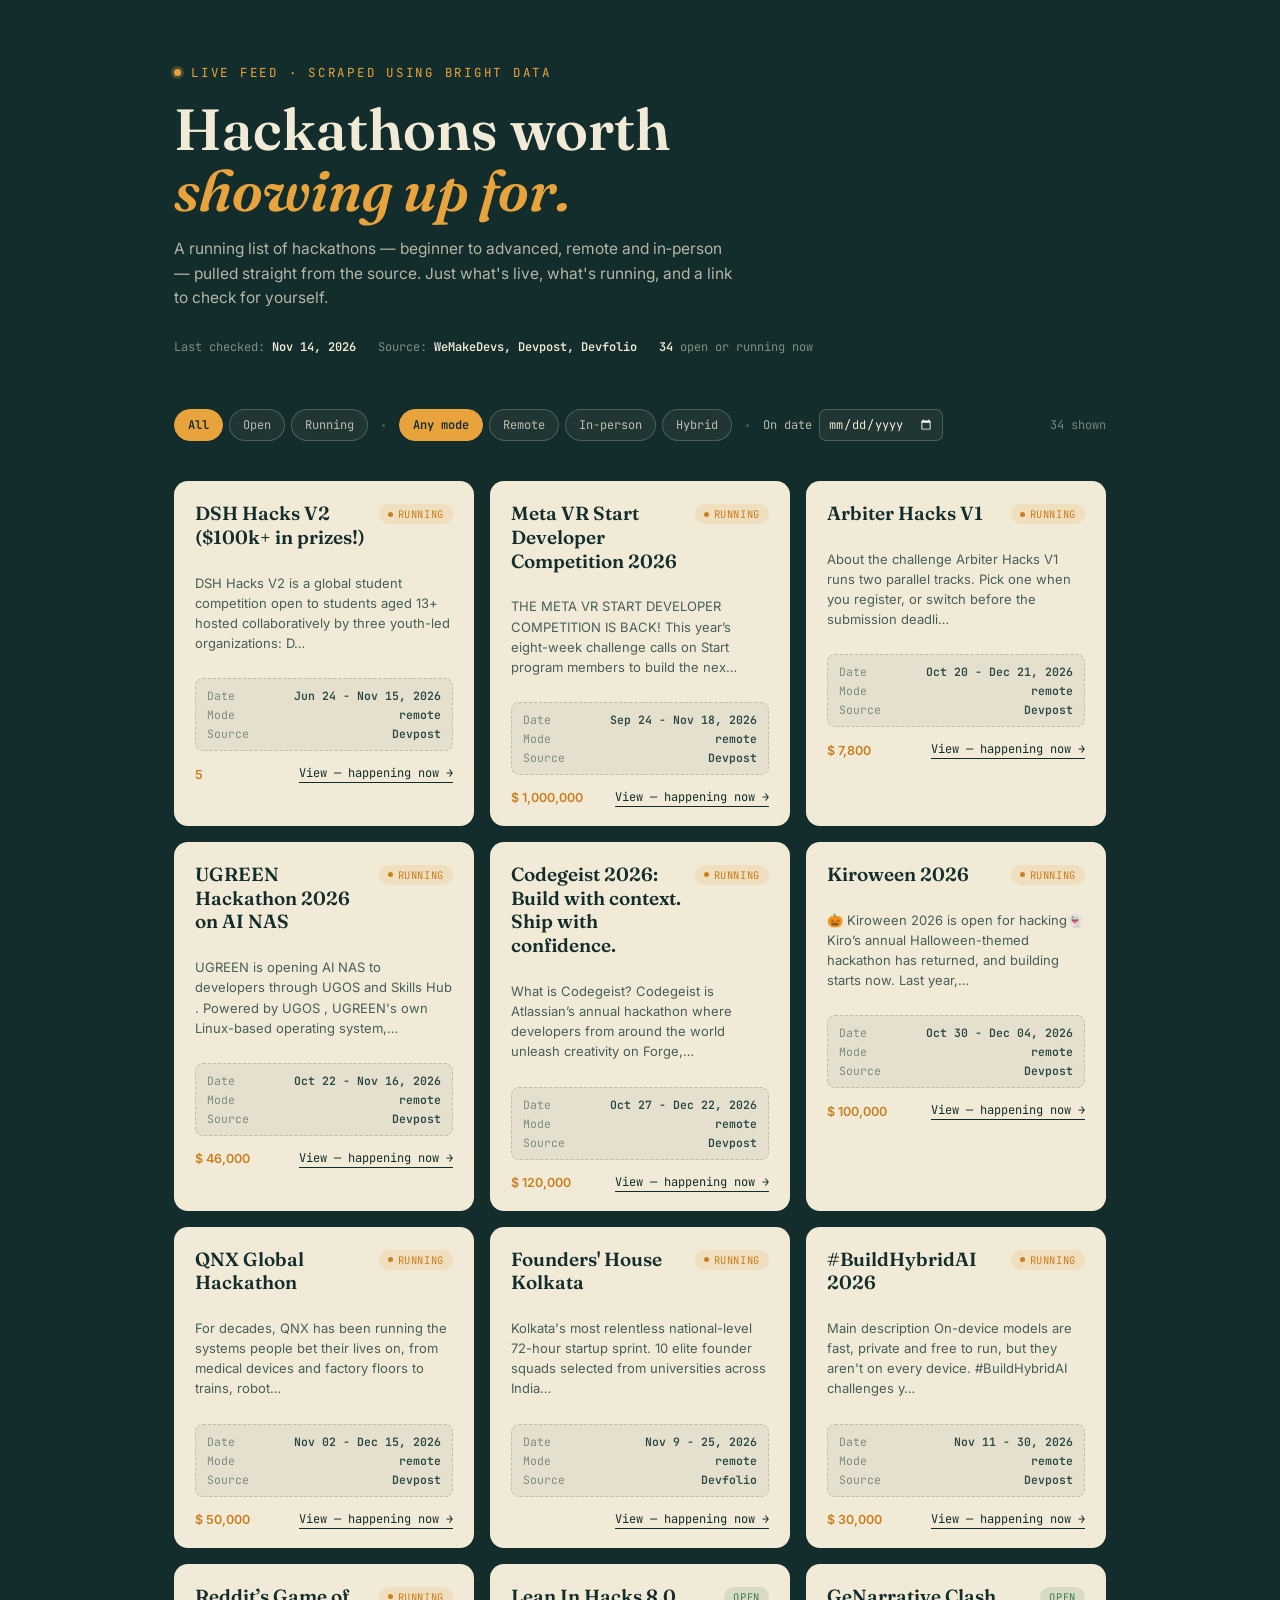
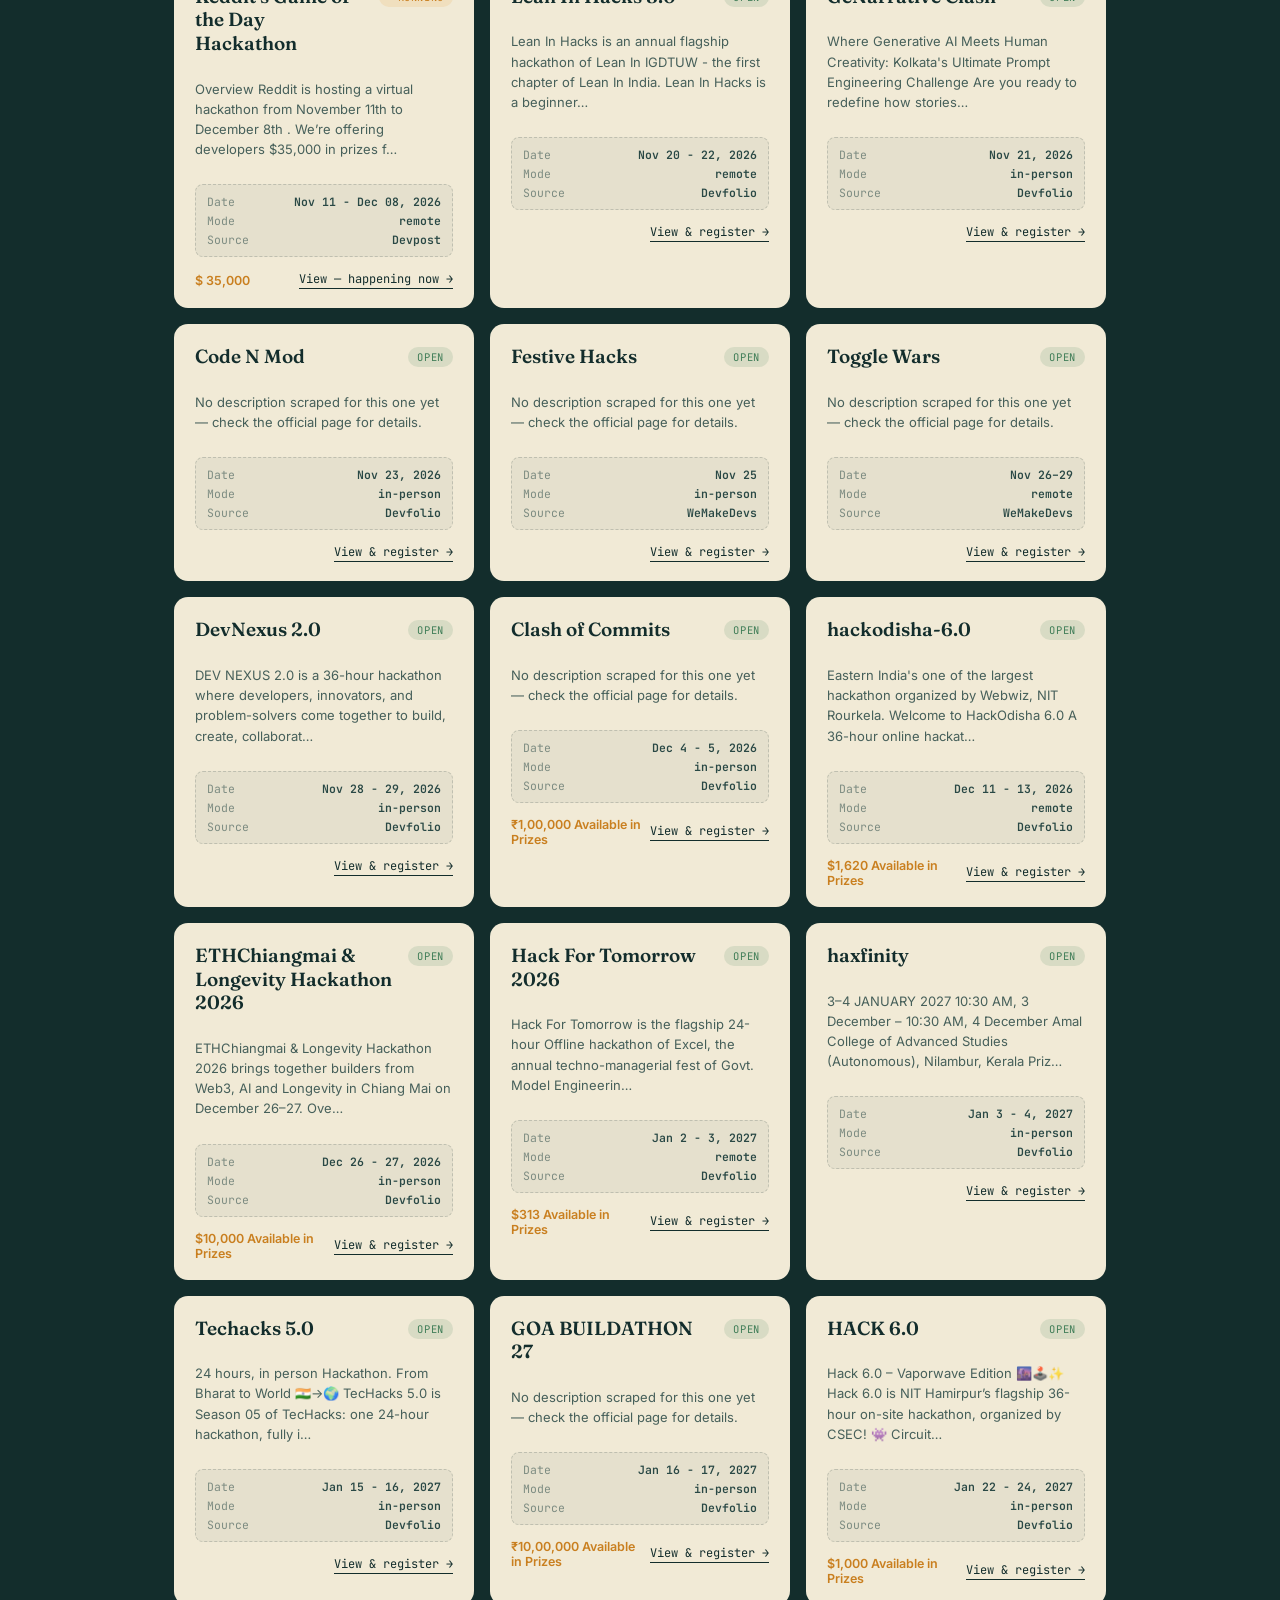
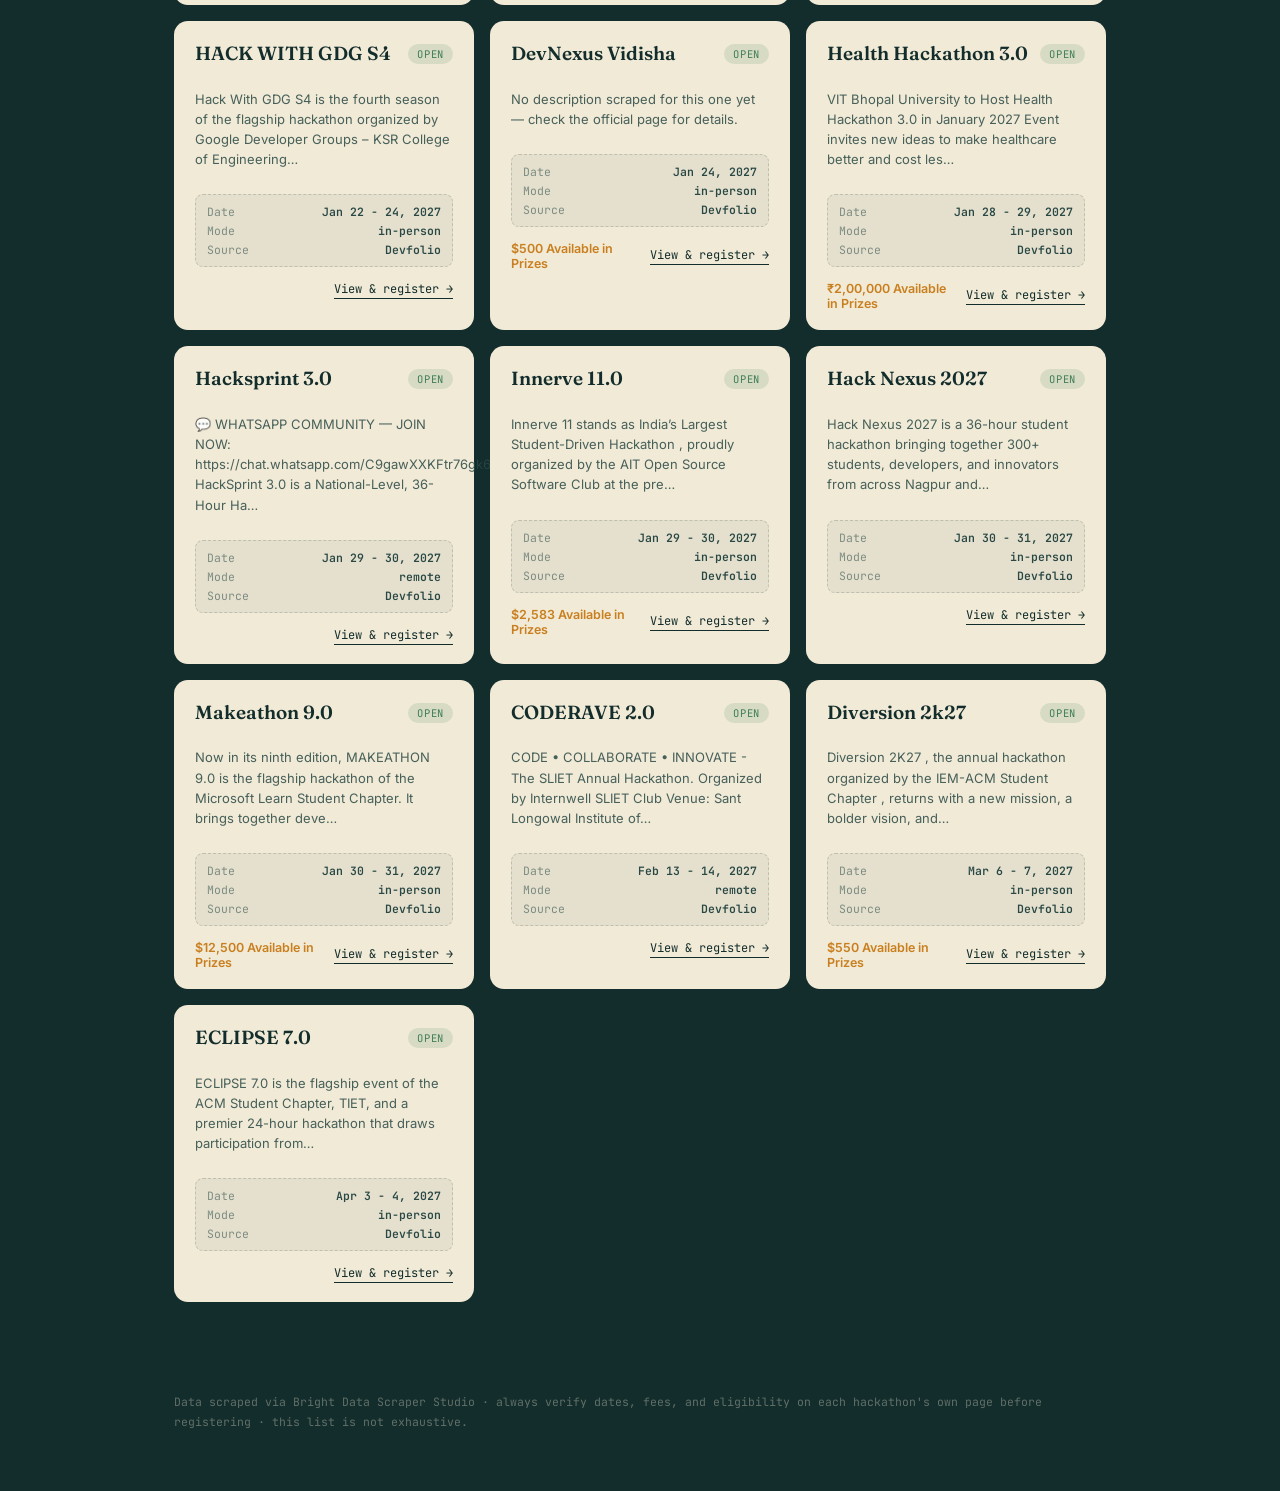
<file: index.html>
<!doctype html>
<html lang="en">
  <head>
    <meta charset="UTF-8" />
    <meta name="viewport" content="width=device-width, initial-scale=1.0" />
    <title>Hack Feed — Student Hackathon Finder</title>
    <link rel="preconnect" href="https://fonts.googleapis.com" />
    <link
      href="https://fonts.googleapis.com/css2?family=Fraunces:opsz,wght@9..144,500;9..144,600;9..144,700&family=Inter:wght@400;500;600;700&family=JetBrains+Mono:wght@400;500;600&display=swap"
      rel="stylesheet"
    />
    <link rel="stylesheet" href="styles.css" />
  </head>
  <body>
    <div class="hero">
      <div class="eyebrow">Live feed &middot; scraped using Bright Data</div>
      <h1>Hackathons worth<br /><em>showing up for.</em></h1>
      <p>
        A running list of hackathons — beginner to advanced, remote and
        in‑person — pulled straight from the source. Just what's live, what's running, and a link to check for
        yourself.
      </p>
      <div class="meta-strip">
        <span>Last checked: <b id="last-checked-date">—</b></span>
        <span>Source: <b>WeMakeDevs, Devpost, Devfolio</b></span>
        <span><b id="open-total">—</b> open or running now</span>
      </div>
    </div>

    <div class="controls">
      <div class="filter-row" id="filter-row">
        <div class="filter-group" data-filter="status">
          <button class="chip active" data-value="all">All</button>
          <button class="chip" data-value="open">Open</button>
          <button class="chip" data-value="running">Running</button>
        </div>
        <div class="divider-dot"></div>
        <div class="filter-group" data-filter="mode">
          <button class="chip active" data-value="all">Any mode</button>
          <button class="chip" data-value="remote">Remote</button>
          <button class="chip" data-value="in-person">In-person</button>
          <button class="chip" data-value="hybrid">Hybrid</button>
        </div>
        <div class="divider-dot"></div>
        <label class="date-filter" for="event-date">
          <span>On date</span>
          <input id="event-date" type="date" />
          <button class="clear-date" id="clear-date" type="button" hidden>Clear</button>
        </label>
        <span class="count-label"><span id="result-count">0</span> shown</span>
      </div>
    </div>

    <div class="grid" id="grid"></div>
    <div class="empty-state" id="empty-state">
      No hackathons match these filters right now — try widening them.
    </div>

    <footer>
      Data scraped via Bright Data Scraper Studio · always verify dates, fees,
      and eligibility on each hackathon's own page before registering · this
      list is not exhaustive.
    </footer>

    <script src="script.js"></script>
  </body>
</html>
</file>
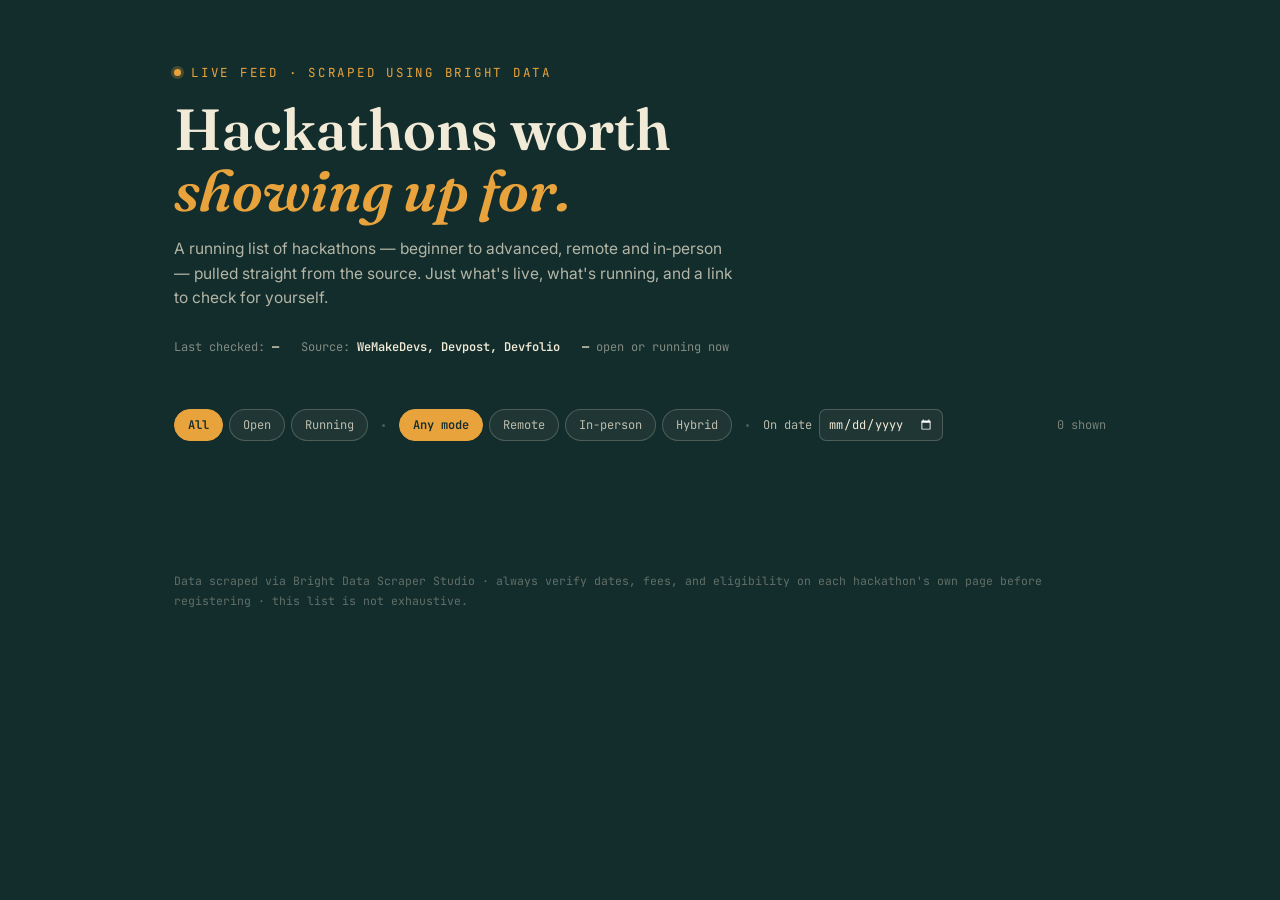
<file: index_template.html>
<!doctype html>
<html lang="en">
  <head>
    <meta charset="UTF-8" />
    <meta name="viewport" content="width=device-width, initial-scale=1.0" />
    <title>Hack Feed — Student Hackathon Finder</title>
    <link rel="preconnect" href="https://fonts.googleapis.com" />
    <link
      href="https://fonts.googleapis.com/css2?family=Fraunces:opsz,wght@9..144,500;9..144,600;9..144,700&family=Inter:wght@400;500;600;700&family=JetBrains+Mono:wght@400;500;600&display=swap"
      rel="stylesheet"
    />
    <link rel="stylesheet" href="styles.css" />
  </head>
  <body>
    <div class="hero">
      <div class="eyebrow">Live feed &middot; scraped using Bright Data</div>
      <h1>Hackathons worth<br /><em>showing up for.</em></h1>
      <p>
        A running list of hackathons — beginner to advanced, remote and
        in‑person — pulled straight from the source. Just what's live, what's running, and a link to check for
        yourself.
      </p>
      <div class="meta-strip">
        <span>Last checked: <b id="last-checked-date">—</b></span>
        <span>Source: <b>WeMakeDevs, Devpost, Devfolio</b></span>
        <span><b id="open-total">—</b> open or running now</span>
      </div>
    </div>

    <div class="controls">
      <div class="filter-row" id="filter-row">
        <div class="filter-group" data-filter="status">
          <button class="chip active" data-value="all">All</button>
          <button class="chip" data-value="open">Open</button>
          <button class="chip" data-value="running">Running</button>
        </div>
        <div class="divider-dot"></div>
        <div class="filter-group" data-filter="mode">
          <button class="chip active" data-value="all">Any mode</button>
          <button class="chip" data-value="remote">Remote</button>
          <button class="chip" data-value="in-person">In-person</button>
          <button class="chip" data-value="hybrid">Hybrid</button>
        </div>
        <div class="divider-dot"></div>
        <label class="date-filter" for="event-date">
          <span>On date</span>
          <input id="event-date" type="date" />
          <button class="clear-date" id="clear-date" type="button" hidden>Clear</button>
        </label>
        <span class="count-label"><span id="result-count">0</span> shown</span>
      </div>
    </div>

    <div class="grid" id="grid"></div>
    <div class="empty-state" id="empty-state">
      No hackathons match these filters right now — try widening them.
    </div>

    <footer>
      Data scraped via Bright Data Scraper Studio · always verify dates, fees,
      and eligibility on each hackathon's own page before registering · this
      list is not exhaustive.
    </footer>

    <script src="script_template.js"></script>
  </body>
</html>
</file>
<file: styles.css>
:root {
  --ink: #132d2c;
  --ink-soft: #294845;
  --paper: #f1ead6;
  --paper-dim: #e7dec6;
  --amber: #e8a33d;
  --amber-deep: #c97f1f;
  --green-open: #3f7d57;
  --red-closed: #a8543f;
  --line: rgba(19, 45, 44, 0.14);
  --radius: 14px;
}
* {
  box-sizing: border-box;
}
html,
body {
  margin: 0;
  padding: 0;
}
body {
  background: var(--ink);
  color: var(--paper);
  font-family: "Inter", sans-serif;
  min-height: 100vh;
}
a {
  color: inherit;
}

/* ---------- Hero ---------- */
.hero {
  padding: 64px 24px 40px;
  max-width: 980px;
  margin: 0 auto;
  text-align: left;
}
.eyebrow {
  font-family: "JetBrains Mono", monospace;
  font-size: 12.5px;
  letter-spacing: 0.14em;
  text-transform: uppercase;
  color: var(--amber);
  display: flex;
  align-items: center;
  gap: 10px;
  margin-bottom: 18px;
}
.eyebrow::before {
  content: "";
  width: 7px;
  height: 7px;
  border-radius: 50%;
  background: var(--amber);
  box-shadow: 0 0 0 3px rgba(232, 163, 61, 0.25);
}
h1 {
  font-family: "Fraunces", serif;
  font-weight: 600;
  font-size: clamp(34px, 5.2vw, 58px);
  line-height: 1.05;
  margin: 0 0 16px;
  color: var(--paper);
}
h1 em {
  font-style: italic;
  color: var(--amber);
}
.hero p {
  font-size: 15.5px;
  line-height: 1.6;
  color: rgba(241, 234, 214, 0.72);
  max-width: 560px;
  margin: 0 0 0;
}
.meta-strip {
  margin-top: 28px;
  font-family: "JetBrains Mono", monospace;
  font-size: 12px;
  color: rgba(241, 234, 214, 0.5);
  display: flex;
  gap: 22px;
  flex-wrap: wrap;
}
.meta-strip span b {
  color: var(--paper);
  font-weight: 600;
}

/* ---------- Controls ---------- */
.controls {
  max-width: 980px;
  margin: 0 auto;
  padding: 0 24px 20px;
  position: sticky;
  top: 0;
  background: linear-gradient(var(--ink) 78%, transparent);
  padding-top: 14px;
  z-index: 5;
}
.filter-row {
  display: flex;
  flex-wrap: wrap;
  gap: 10px;
  align-items: center;
}
.filter-group {
  display: flex;
  gap: 6px;
  flex-wrap: wrap;
}
.chip {
  font-family: "JetBrains Mono", monospace;
  font-size: 12px;
  padding: 7px 13px;
  border-radius: 999px;
  border: 1px solid rgba(241, 234, 214, 0.22);
  background: rgba(241, 234, 214, 0.05);
  color: rgba(241, 234, 214, 0.75);
  cursor: pointer;
  transition: all 0.15s ease;
  user-select: none;
}
.chip:hover {
  border-color: rgba(241, 234, 214, 0.45);
  color: var(--paper);
}
.chip.active {
  background: var(--amber);
  border-color: var(--amber);
  color: var(--ink);
  font-weight: 600;
}
.divider-dot {
  width: 3px;
  height: 3px;
  border-radius: 50%;
  background: rgba(241, 234, 214, 0.25);
  margin: 0 4px;
}
.date-filter {
  display: flex;
  align-items: center;
  gap: 7px;
  font-family: "JetBrains Mono", monospace;
  font-size: 12px;
  color: rgba(241, 234, 214, 0.75);
}
.date-filter input {
  min-height: 32px;
  padding: 5px 8px;
  border: 1px solid rgba(241, 234, 214, 0.22);
  border-radius: 7px;
  background: rgba(241, 234, 214, 0.05);
  color: var(--paper);
  color-scheme: dark;
  font: inherit;
  cursor: pointer;
}
.date-filter input:focus {
  outline: 2px solid var(--amber);
  outline-offset: 2px;
}
.clear-date {
  padding: 0;
  border: 0;
  background: transparent;
  color: var(--amber);
  font: inherit;
  cursor: pointer;
}
.clear-date:hover {
  color: var(--paper);
}
.count-label {
  margin-left: auto;
  font-family: "JetBrains Mono", monospace;
  font-size: 12px;
  color: rgba(241, 234, 214, 0.45);
  white-space: nowrap;
}

/* ---------- Grid ---------- */
.grid {
  max-width: 980px;
  margin: 0 auto;
  padding: 20px 24px 90px;
  display: grid;
  grid-template-columns: repeat(auto-fill, minmax(300px, 1fr));
  gap: 16px;
}
.card {
  background: var(--paper);
  color: var(--ink);
  border-radius: var(--radius);
  padding: 20px 20px 18px;
  display: flex;
  flex-direction: column;
  gap: 10px;
  position: relative;
  border: 1px solid transparent;
  transition:
    transform 0.15s ease,
    box-shadow 0.15s ease;
}
.card:hover {
  transform: translateY(-3px);
  box-shadow: 0 14px 28px rgba(0, 0, 0, 0.28);
}
.card-top {
  display: flex;
  justify-content: space-between;
  align-items: flex-start;
  gap: 10px;
}
.card h3 {
  font-family: "Fraunces", serif;
  font-weight: 600;
  font-size: 19px;
  line-height: 1.25;
  margin: 0;
}
.status-tag {
  font-family: "JetBrains Mono", monospace;
  font-size: 10.5px;
  letter-spacing: 0.06em;
  text-transform: uppercase;
  padding: 3px 9px;
  border-radius: 999px;
  white-space: nowrap;
  flex-shrink: 0;
  margin-top: 2px;
}
.status-tag.open {
  background: rgba(63, 125, 87, 0.14);
  color: var(--green-open);
}
.status-tag.closed {
  background: rgba(168, 84, 63, 0.12);
  color: var(--red-closed);
}
.status-tag.running {
  background: rgba(232, 163, 61, 0.16);
  color: var(--amber-deep);
  display: flex;
  align-items: center;
  gap: 5px;
}
.status-tag.running::before {
  content: "";
  width: 5px;
  height: 5px;
  border-radius: 50%;
  background: var(--amber-deep);
  animation: pulse 1.6s infinite ease-in-out;
}
@keyframes pulse {
  0%,
  100% {
    opacity: 1;
  }
  50% {
    opacity: 0.35;
  }
}
@media (prefers-reduced-motion: reduce) {
  .status-tag.running::before {
    animation: none;
  }
}

.card-desc {
  font-size: 13px;
  line-height: 1.55;
  color: var(--ink-soft);
  opacity: 0.85;
}

.receipt {
  font-family: "JetBrains Mono", monospace;
  font-size: 11.5px;
  color: var(--ink-soft);
  background: rgba(19, 45, 44, 0.05);
  border: 1px dashed rgba(19, 45, 44, 0.18);
  border-radius: 8px;
  padding: 9px 11px;
  display: flex;
  flex-direction: column;
  gap: 4px;
  margin-top: 2px;
}
.receipt-row {
  display: flex;
  justify-content: space-between;
  gap: 8px;
}
.receipt-row span:first-child {
  opacity: 0.55;
}
.receipt-row span:last-child {
  font-weight: 600;
  text-align: right;
}

.card-footer {
  margin-top: 4px;
  display: flex;
  justify-content: space-between;
  align-items: center;
  gap: 8px;
}
.prize {
  font-size: 12.5px;
  font-weight: 600;
  color: var(--amber-deep);
}
.view-link {
  font-family: "JetBrains Mono", monospace;
  font-size: 12px;
  text-decoration: none;
  color: var(--ink);
  border-bottom: 1px solid var(--ink);
  padding-bottom: 1px;
  white-space: nowrap;
}
.view-link:hover {
  color: var(--amber-deep);
  border-color: var(--amber-deep);
}

.empty-state {
  display: none;
  max-width: 980px;
  margin: 40px auto;
  padding: 40px 24px;
  text-align: center;
  font-family: "JetBrains Mono", monospace;
  font-size: 13px;
  color: rgba(241, 234, 214, 0.45);
}

footer {
  max-width: 980px;
  margin: 0 auto;
  padding: 0 24px 60px;
  font-family: "JetBrains Mono", monospace;
  font-size: 11.5px;
  color: rgba(241, 234, 214, 0.35);
  line-height: 1.7;
}

@media (max-width: 560px) {
  .hero {
    padding: 44px 18px 28px;
  }
  .controls {
    padding: 12px 18px 16px;
  }
  .grid {
    padding: 16px 18px 70px;
    grid-template-columns: 1fr;
  }
  .count-label {
    margin-left: 0;
    width: 100%;
  }
  .date-filter {
    width: 100%;
  }
}
</file>
